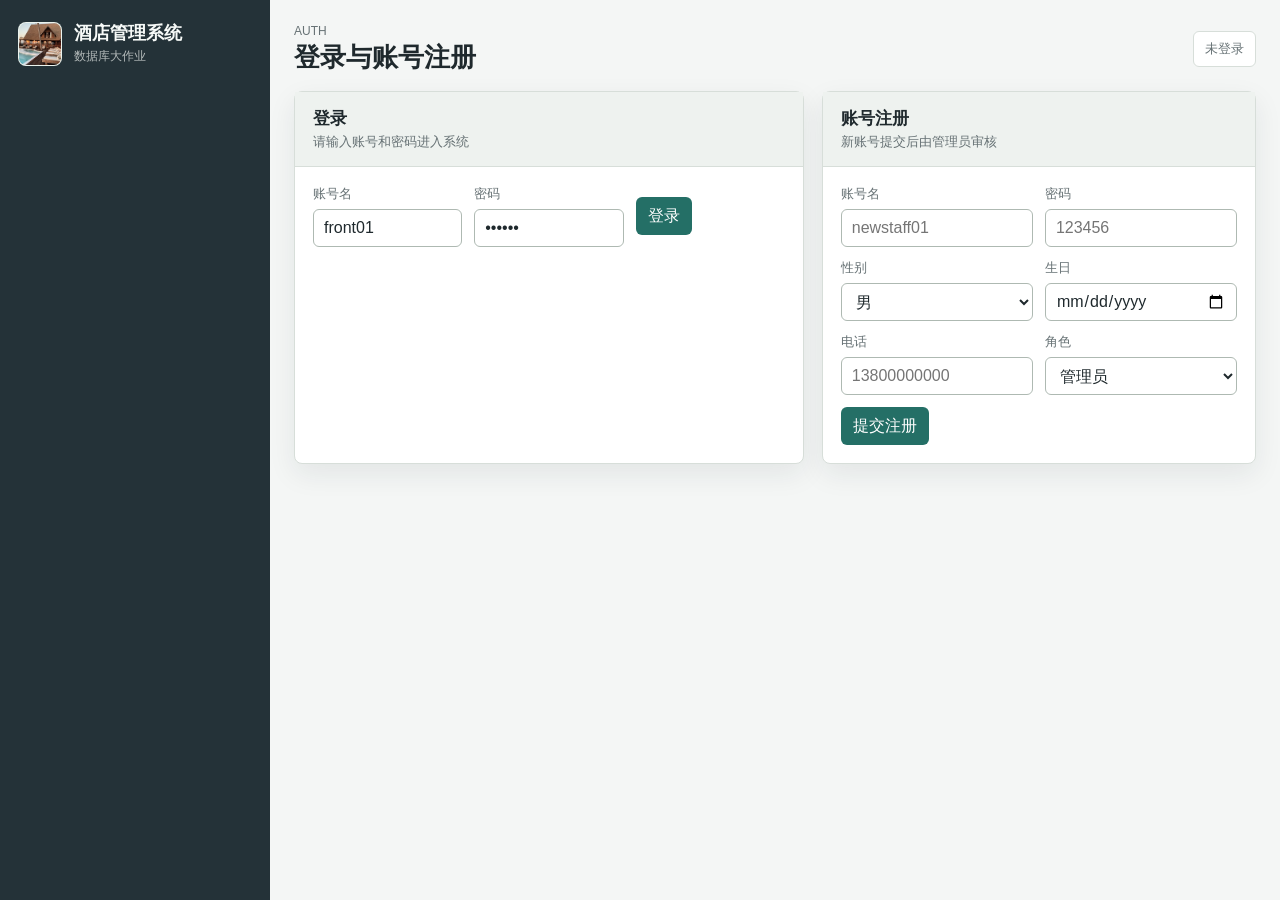
<file: frontend/index.html>
<!doctype html>
<html lang="zh-CN">
  <head>
    <meta charset="UTF-8" />
    <meta name="viewport" content="width=device-width, initial-scale=1.0" />
    <title>酒店管理系统 - 数据库大作业</title>
    <link rel="stylesheet" href="./styles.css?v=20260610-polished" />
  </head>
  <body>
    <div class="app-shell">
      <aside class="sidebar">
        <div class="brand">
          <img
            class="brand-image"
            src="./assets/hotel.jpg"
            alt="酒店外观"
          />
          <div>
            <h1>酒店管理系统</h1>
            <p>数据库大作业</p>
          </div>
        </div>
        <nav id="navList" class="nav-list" aria-label="系统导航"></nav>
      </aside>

      <main class="workspace">
        <header class="topbar">
          <div>
            <p id="pageKicker" class="kicker">Dashboard</p>
            <h2 id="pageTitle">首页总览</h2>
          </div>
          <div class="topbar-actions">
            <div class="account-chip" id="accountChip">未登录</div>
            <button id="logoutSession" class="secondary-button" type="button">退出登录</button>
          </div>
        </header>

        <section id="viewRoot" class="view-root" aria-live="polite"></section>
      </main>
    </div>

    <div id="toastStack" class="toast-stack" aria-live="assertive"></div>
    <script src="./app.js?v=20260610-polished"></script>
  </body>
</html>
</file>
<file: frontend/styles.css>
:root {
  --bg: #f4f6f5;
  --panel: #ffffff;
  --panel-soft: #eef2ef;
  --line: #d7ded9;
  --line-strong: #aeb9b2;
  --text: #1f292d;
  --muted: #667174;
  --primary: #246f66;
  --primary-dark: #155951;
  --accent: #9a673c;
  --blue: #436da8;
  --purple: #745b86;
  --warning: #a87922;
  --danger: #aa4d45;
  --ok: #3d7948;
  --shadow: 0 10px 28px rgba(31, 41, 45, 0.08);
}

* {
  box-sizing: border-box;
}

html,
body {
  margin: 0;
  min-height: 100%;
  background: var(--bg);
  color: var(--text);
  font-family:
    -apple-system, BlinkMacSystemFont, "Segoe UI", "PingFang SC",
    "Microsoft YaHei", sans-serif;
  letter-spacing: 0;
}

button,
input,
select {
  font: inherit;
}

button {
  border: 0;
}

.app-shell {
  display: grid;
  grid-template-columns: 270px minmax(0, 1fr);
  min-height: 100vh;
}

.sidebar {
  position: sticky;
  top: 0;
  display: flex;
  flex-direction: column;
  gap: 20px;
  height: 100vh;
  padding: 22px 18px;
  background: #243238;
  color: #f7faf8;
}

.brand {
  display: flex;
  align-items: center;
  gap: 12px;
}

.brand-image {
  width: 44px;
  height: 44px;
  border-radius: 8px;
  object-fit: cover;
  border: 1px solid rgba(255, 255, 255, 0.18);
  background: #e6f0ea;
}

.brand h1 {
  margin: 0;
  font-size: 18px;
  line-height: 1.2;
}

.brand p {
  margin: 3px 0 0;
  color: rgba(247, 250, 248, 0.68);
  font-size: 12px;
}

.nav-list {
  display: grid;
  gap: 6px;
}

.nav-button {
  display: block;
  align-items: center;
  min-height: 42px;
  padding: 9px 14px;
  border-radius: 8px;
  background: transparent;
  color: rgba(247, 250, 248, 0.78);
  text-align: left;
  cursor: pointer;
}

.nav-button:hover,
.nav-button.active {
  background: rgba(255, 255, 255, 0.1);
  color: #ffffff;
}

.sidebar.logged-out .nav-list {
  display: none;
}

.workspace {
  min-width: 0;
  padding: 24px;
}

.topbar {
  display: flex;
  align-items: center;
  justify-content: space-between;
  gap: 18px;
  margin-bottom: 18px;
}

.kicker {
  margin: 0;
  color: var(--muted);
  font-size: 12px;
  text-transform: uppercase;
}

.topbar h2 {
  margin: 4px 0 0;
  font-size: 26px;
  line-height: 1.2;
}

.topbar-actions,
.toolbar,
.row-actions {
  display: flex;
  align-items: center;
  gap: 8px;
  flex-wrap: wrap;
}

.hidden {
  display: none !important;
}

.account-chip {
  min-height: 36px;
  padding: 8px 11px;
  border: 1px solid var(--line);
  border-radius: 6px;
  background: #ffffff;
  color: var(--muted);
  font-size: 13px;
}

.view-root {
  display: grid;
  gap: 18px;
}

.panel,
.metric-card {
  border: 1px solid var(--line);
  border-radius: 8px;
  background: var(--panel);
  box-shadow: var(--shadow);
}

.panel-header {
  display: flex;
  align-items: center;
  justify-content: space-between;
  gap: 14px;
  padding: 15px 18px;
  border-bottom: 1px solid var(--line);
  background: var(--panel-soft);
}

.panel-title {
  display: grid;
  gap: 3px;
}

.panel-title h3 {
  margin: 0;
  font-size: 17px;
}

.panel-title p {
  margin: 0;
  color: var(--muted);
  font-size: 13px;
}

.panel-body {
  padding: 18px;
}

.metrics-grid {
  display: grid;
  grid-template-columns: repeat(4, minmax(0, 1fr));
  gap: 12px;
}

.metric-card {
  display: grid;
  gap: 10px;
  min-height: 116px;
  padding: 16px;
}

.metric-card span {
  color: var(--muted);
  font-size: 13px;
}

.metric-card strong {
  font-size: 30px;
  line-height: 1;
}

.metric-card small {
  color: var(--muted);
}

.split-layout {
  display: grid;
  grid-template-columns: minmax(0, 1.08fr) minmax(340px, 0.92fr);
  gap: 18px;
}

.form-grid {
  display: grid;
  grid-template-columns: repeat(4, minmax(150px, 1fr));
  gap: 12px;
}

.form-grid.compact {
  grid-template-columns: repeat(auto-fit, minmax(140px, 1fr));
}

.field {
  display: grid;
  gap: 6px;
  min-width: 0;
}

.field.full {
  grid-column: 1 / -1;
}

.field span {
  color: var(--muted);
  font-size: 13px;
}

.field input,
.field select,
.toolbar input,
.toolbar select {
  width: 100%;
  min-width: 0;
  min-height: 38px;
  padding: 8px 10px;
  border: 1px solid var(--line-strong);
  border-radius: 6px;
  background: #ffffff;
  color: var(--text);
}

.toolbar input,
.toolbar select {
  width: auto;
  min-width: 190px;
}

.field input:focus,
.field select:focus,
.toolbar input:focus,
.toolbar select:focus {
  border-color: var(--primary);
  outline: 2px solid rgba(36, 111, 102, 0.16);
}

.primary-button,
.secondary-button,
.danger-button,
.tiny-button {
  display: inline-flex;
  align-items: center;
  justify-content: center;
  min-height: 38px;
  padding: 8px 12px;
  border-radius: 6px;
  cursor: pointer;
  white-space: nowrap;
}

.primary-button {
  background: var(--primary);
  color: #ffffff;
}

.primary-button:hover {
  background: var(--primary-dark);
}

.secondary-button {
  border: 1px solid var(--line-strong);
  background: #ffffff;
  color: var(--text);
}

.secondary-button:hover,
.tiny-button:hover {
  background: var(--panel-soft);
}

.danger-button {
  background: #fff0ef;
  color: var(--danger);
}

.tiny-button {
  min-height: 30px;
  padding: 5px 9px;
  border: 1px solid var(--line);
  background: #ffffff;
  color: var(--text);
  font-size: 13px;
}

.table-wrap {
  width: 100%;
  overflow-x: auto;
}

table {
  width: 100%;
  min-width: 860px;
  border-collapse: collapse;
}

th,
td {
  padding: 12px 10px;
  border-bottom: 1px solid var(--line);
  text-align: left;
  vertical-align: middle;
}

th {
  color: var(--muted);
  font-size: 12px;
  font-weight: 700;
}

td {
  font-size: 14px;
}

tr:last-child td {
  border-bottom: 0;
}

.status-pill {
  display: inline-flex;
  align-items: center;
  min-height: 24px;
  padding: 3px 8px;
  border-radius: 999px;
  font-size: 12px;
  font-weight: 700;
}

.status-free,
.status-success {
  background: #e7f2e6;
  color: var(--ok);
}

.status-booked,
.status-running,
.status-enabled {
  background: #eef3fb;
  color: var(--blue);
}

.status-pending,
.status-occupied {
  background: #fff3da;
  color: var(--warning);
}

.status-cleaning {
  background: #f0e9f5;
  color: var(--purple);
}

.status-disabled,
.status-ended,
.status-cancelled,
.status-rejected {
  background: #f6e6e4;
  color: var(--danger);
}

.room-board {
  display: grid;
  grid-template-columns: repeat(auto-fill, minmax(112px, 1fr));
  gap: 10px;
}

.room-tile {
  display: grid;
  gap: 8px;
  min-height: 106px;
  padding: 12px;
  border: 1px solid var(--line);
  border-left: 5px solid var(--line-strong);
  border-radius: 8px;
  background: #ffffff;
}

.room-tile strong {
  font-size: 18px;
}

.room-tile span {
  color: var(--muted);
  font-size: 12px;
}

.room-tile.status-free {
  border-left-color: var(--ok);
}

.room-tile.status-occupied,
.room-tile.status-pending {
  border-left-color: var(--warning);
}

.room-tile.status-cleaning {
  border-left-color: var(--purple);
}

.room-tile.status-disabled {
  border-left-color: var(--danger);
}

.chart-list {
  display: grid;
  gap: 12px;
}

.chart-row {
  display: grid;
  grid-template-columns: 92px minmax(0, 1fr) 78px;
  align-items: center;
  gap: 10px;
}

.chart-track {
  height: 12px;
  overflow: hidden;
  border-radius: 999px;
  background: var(--panel-soft);
}

.chart-bar {
  height: 100%;
  min-width: 4px;
  border-radius: 999px;
  background: var(--primary);
}

.empty-state {
  padding: 28px;
  border: 1px dashed var(--line-strong);
  border-radius: 8px;
  color: var(--muted);
  text-align: center;
}

.toast-stack {
  position: fixed;
  right: 18px;
  bottom: 18px;
  z-index: 20;
  display: grid;
  gap: 8px;
  width: min(360px, calc(100vw - 36px));
}

.toast {
  padding: 12px 14px;
  border: 1px solid var(--line);
  border-left: 5px solid var(--primary);
  border-radius: 8px;
  background: #ffffff;
  box-shadow: var(--shadow);
}

.toast.error {
  border-left-color: var(--danger);
}

.toast strong {
  display: block;
  margin-bottom: 2px;
}

.toast span {
  color: var(--muted);
  font-size: 13px;
}

@media (max-width: 1120px) {
  .app-shell {
    grid-template-columns: 1fr;
  }

  .sidebar {
    position: static;
    height: auto;
  }

  .nav-list {
    grid-template-columns: repeat(4, minmax(0, 1fr));
  }

  .metrics-grid,
  .split-layout {
    grid-template-columns: repeat(2, minmax(0, 1fr));
  }
}

@media (max-width: 740px) {
  .workspace,
  .sidebar {
    padding: 16px;
  }

  .topbar,
  .panel-header {
    align-items: stretch;
    flex-direction: column;
  }

  .nav-list,
  .metrics-grid,
  .split-layout,
  .form-grid,
  .form-grid.compact {
    grid-template-columns: 1fr;
  }

  .topbar h2 {
    font-size: 22px;
  }

  .toolbar input,
  .toolbar select {
    width: 100%;
  }

  .chart-row {
    grid-template-columns: 80px minmax(0, 1fr) 64px;
  }

}
</file>
